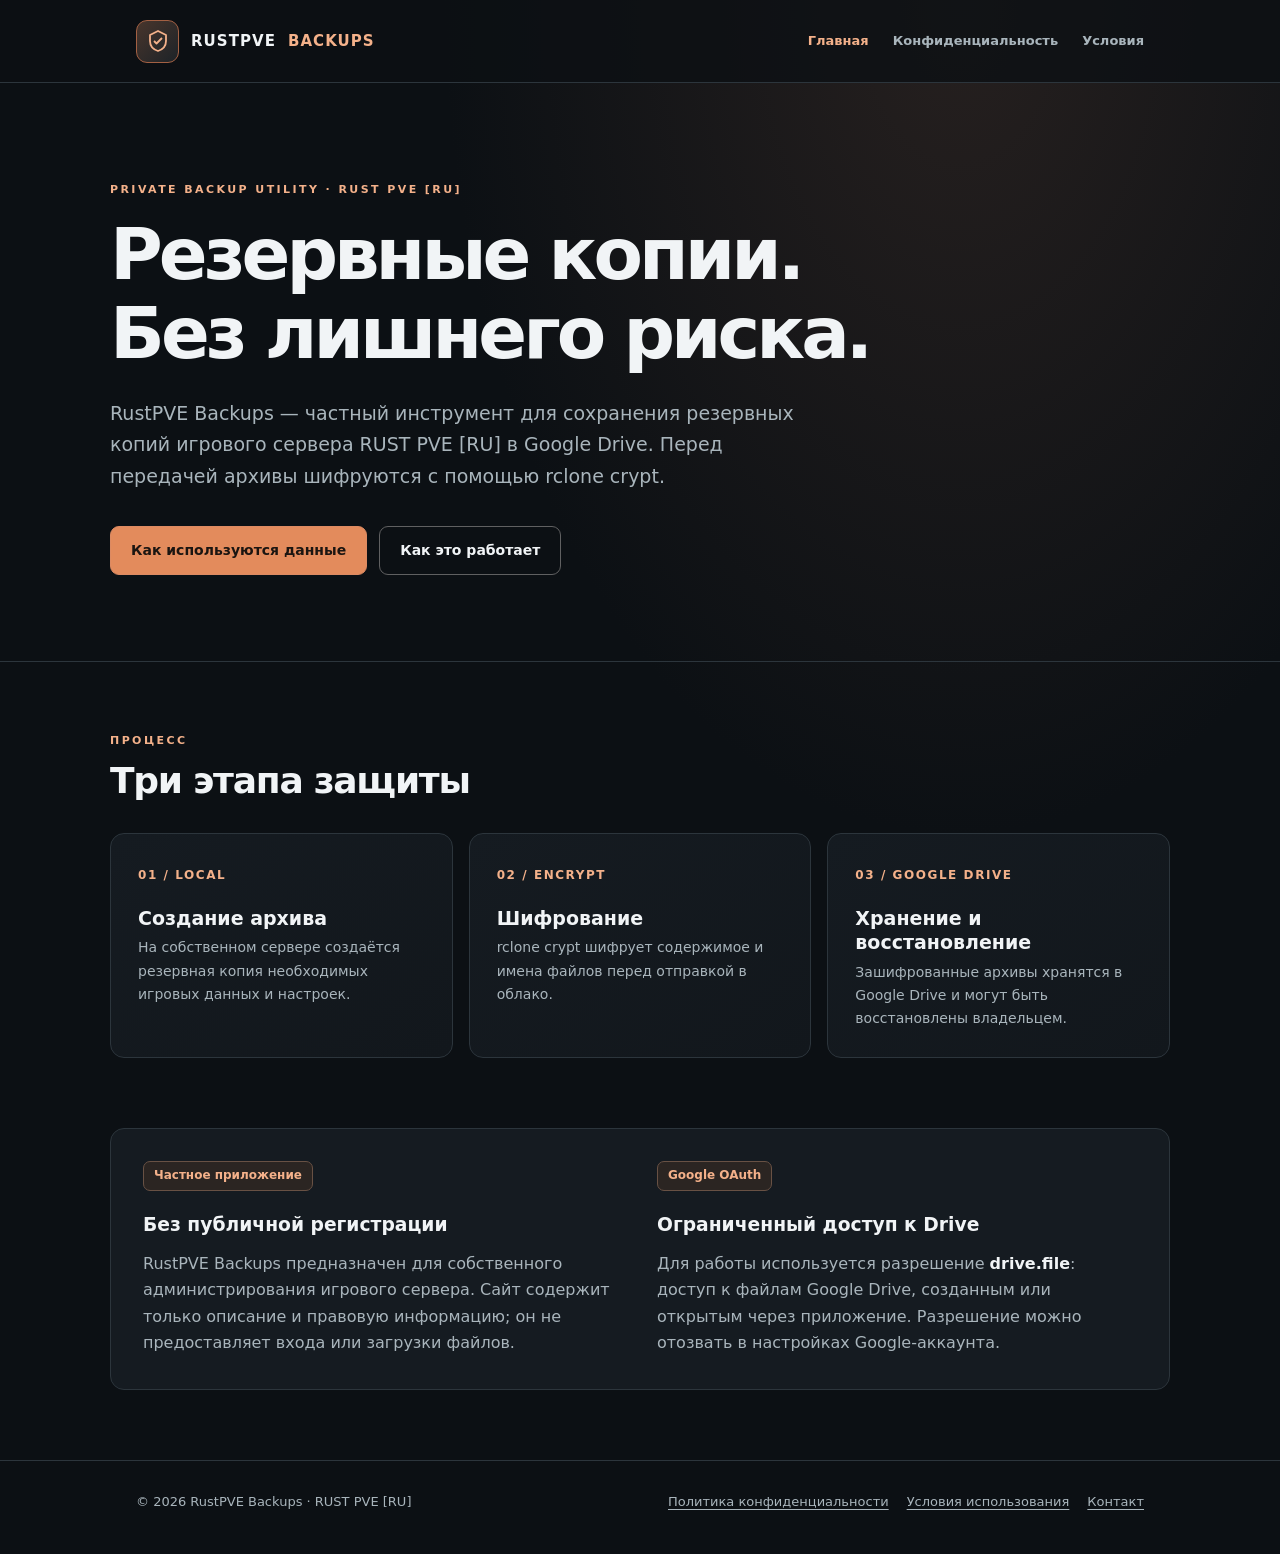
<file: index.html>
<!doctype html>
<html lang="ru">
<head>
  <meta charset="utf-8">
  <meta name="viewport" content="width=device-width,initial-scale=1">
  <meta name="description" content="RustPVE Backups — частный инструмент зашифрованного резервного копирования сервера RUST PVE [RU] на Google Диск.">
  <meta name="theme-color" content="#0c1014">
  <title>RustPVE Backups — Защищённые резервные копии</title>
  <link rel="stylesheet" href="style.css">
</head>
<body>
<header class="topbar"><div class="shell">
  <a class="brand" href="./" aria-label="RustPVE Backups — главная">
    <span class="brand-mark" aria-hidden="true"><svg viewBox="0 0 24 24" fill="none" stroke="currentColor" stroke-width="1.8" stroke-linejoin="round"><path d="m12 2 8 4v6c0 5.5-3.5 8.5-8 10-4.5-1.5-8-4.5-8-10V6l8-4Z"/><path d="m8 12 2.5 2.5L16 9"/></svg></span>
    RUSTPVE <span style="color:var(--accent2)">BACKUPS</span>
  </a>
  <nav class="nav" aria-label="Навигация"><a href="./" aria-current="page">Главная</a><a href="privacy.html">Конфиденциальность</a><a href="terms.html">Условия</a></nav>
</div></header>
<main>
  <section class="hero shell">
    <div class="eyebrow">Private backup utility · RUST PVE [RU]</div>
    <h1>Резервные копии.<br>Без лишнего риска.</h1>
    <p class="intro">RustPVE Backups — частный инструмент для сохранения резервных копий игрового сервера RUST PVE [RU] в Google Drive. Перед передачей архивы шифруются с помощью rclone crypt.</p>
    <div class="hero-actions"><a class="button" href="privacy.html">Как используются данные</a><a class="button secondary" href="#how-it-works">Как это работает</a></div>
  </section>
  <hr class="rule">
  <section class="section shell" id="how-it-works">
    <div class="eyebrow">Процесс</div>
    <h2>Три этапа защиты</h2>
    <div class="tiles">
      <article class="tile"><span class="number">01 / LOCAL</span><h3>Создание архива</h3><p>На собственном сервере создаётся резервная копия необходимых игровых данных и настроек.</p></article>
      <article class="tile"><span class="number">02 / ENCRYPT</span><h3>Шифрование</h3><p>rclone crypt шифрует содержимое и имена файлов перед отправкой в облако.</p></article>
      <article class="tile"><span class="number">03 / GOOGLE DRIVE</span><h3>Хранение и восстановление</h3><p>Зашифрованные архивы хранятся в Google Drive и могут быть восстановлены владельцем.</p></article>
    </div>
  </section>
  <section class="section shell" style="padding-top:0">
    <div class="info">
      <div><span class="pill">Частное приложение</span><h3 style="margin-top:19px">Без публичной регистрации</h3><p>RustPVE Backups предназначен для собственного администрирования игрового сервера. Сайт содержит только описание и правовую информацию; он не предоставляет входа или загрузки файлов.</p></div>
      <div><span class="pill">Google OAuth</span><h3 style="margin-top:19px">Ограниченный доступ к Drive</h3><p>Для работы используется разрешение <strong style="color:var(--text)">drive.file</strong>: доступ к файлам Google Drive, созданным или открытым через приложение. Разрешение можно отозвать в настройках Google-аккаунта.</p></div>
    </div>
  </section>
</main>
<footer class="footer"><div class="shell"><div>© 2026 RustPVE Backups · RUST PVE [RU]</div><div class="footer-links"><a href="privacy.html">Политика конфиденциальности</a><a href="terms.html">Условия использования</a><a href="mailto:igor.nexux@gmail.com">Контакт</a></div></div></footer>
</body></html>
</file>
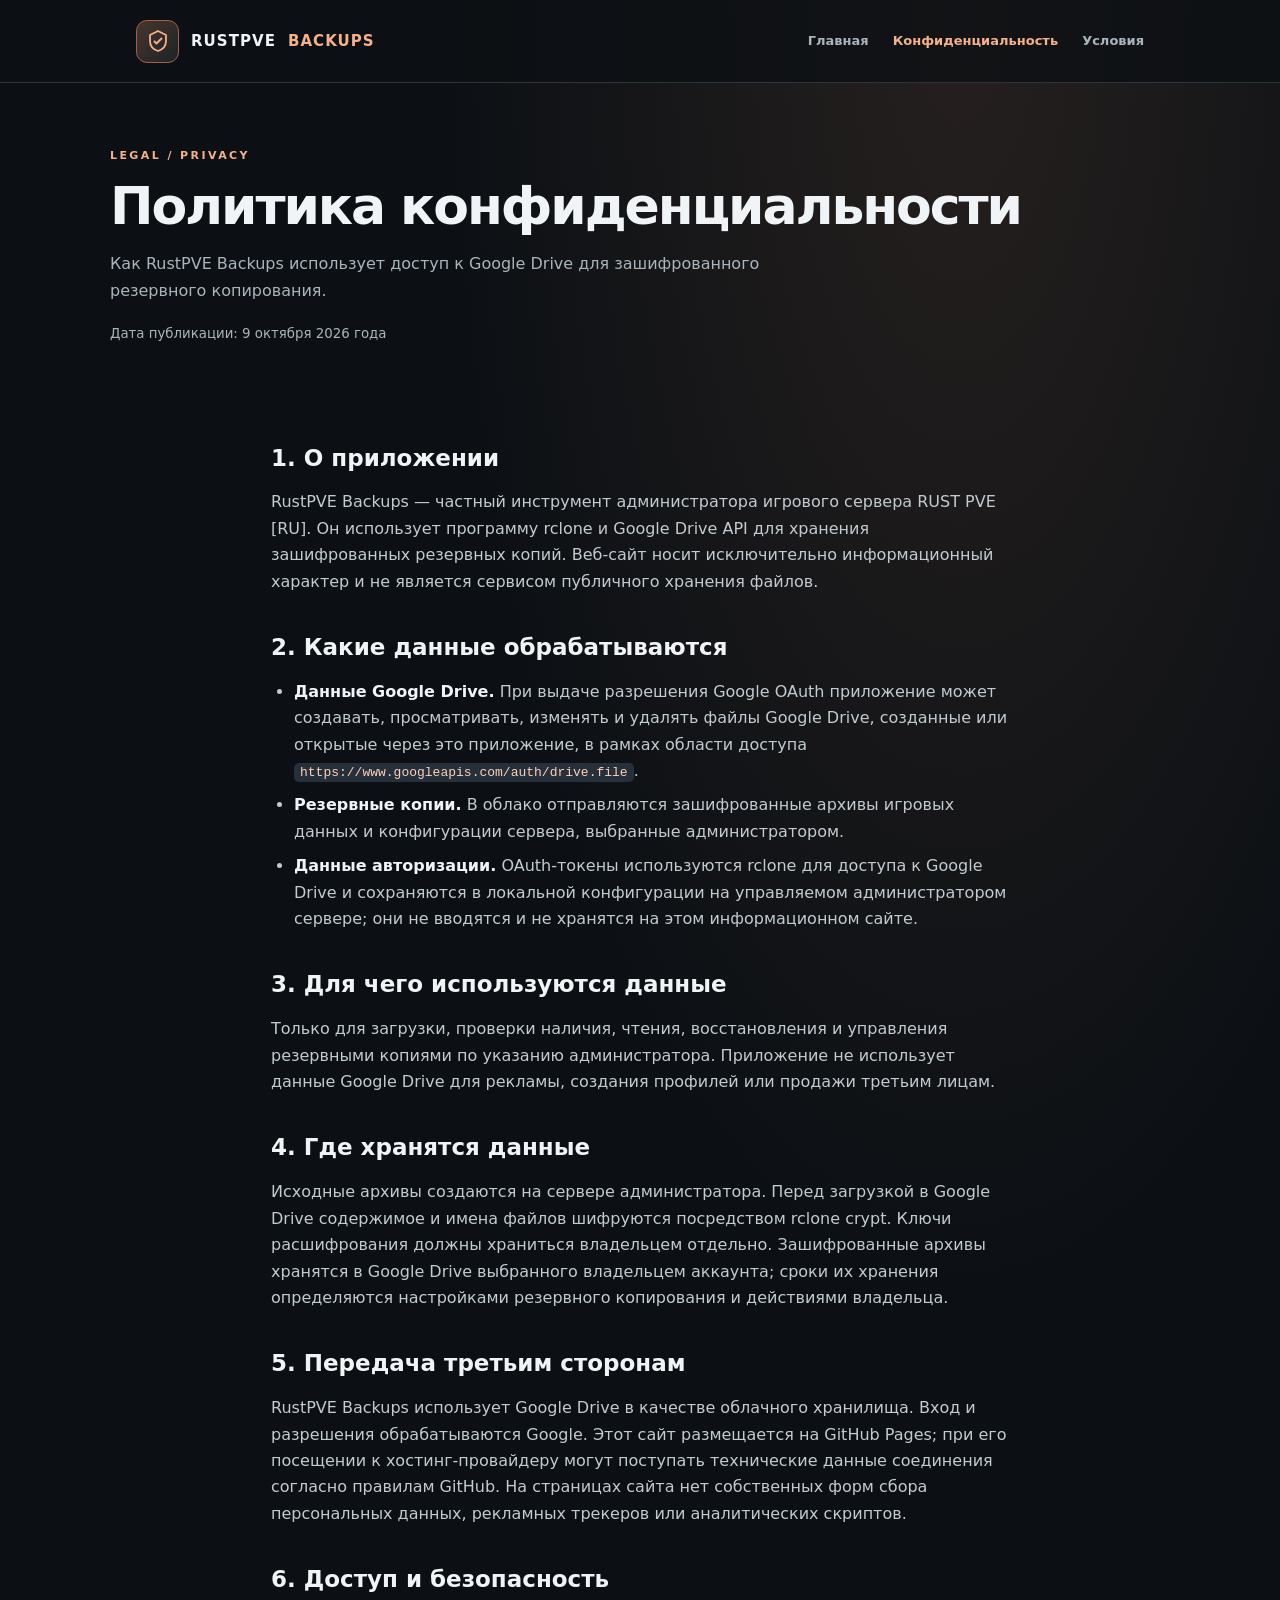
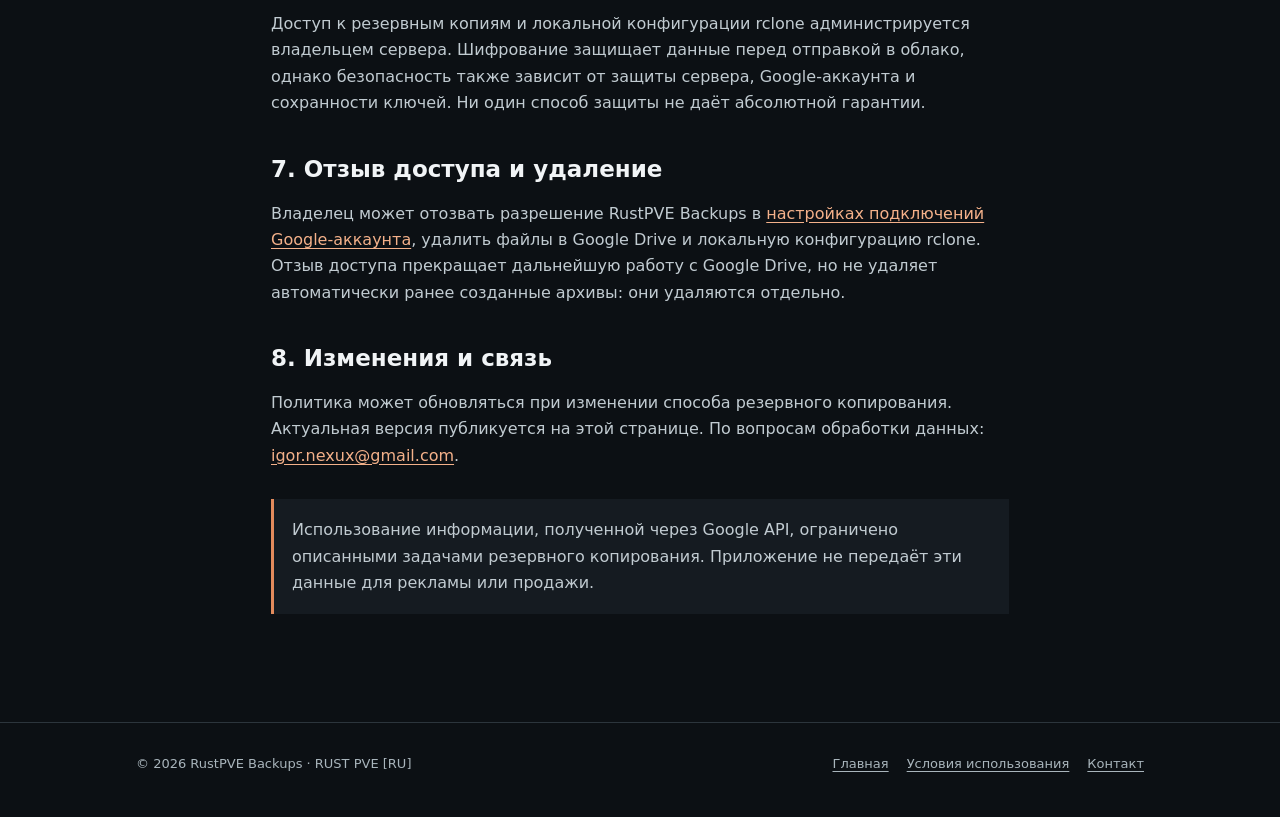
<file: privacy.html>
<!doctype html>
<html lang="ru">
<head><meta charset="utf-8"><meta name="viewport" content="width=device-width,initial-scale=1"><meta name="description" content="Политика конфиденциальности RustPVE Backups"><meta name="theme-color" content="#0c1014"><title>Политика конфиденциальности — RustPVE Backups</title><link rel="stylesheet" href="style.css"></head>
<body>
<header class="topbar"><div class="shell"><a class="brand" href="./"><span class="brand-mark" aria-hidden="true"><svg viewBox="0 0 24 24" fill="none" stroke="currentColor" stroke-width="1.8" stroke-linejoin="round"><path d="m12 2 8 4v6c0 5.5-3.5 8.5-8 10-4.5-1.5-8-4.5-8-10V6l8-4Z"/><path d="m8 12 2.5 2.5L16 9"/></svg></span>RUSTPVE <span style="color:var(--accent2)">BACKUPS</span></a><nav class="nav" aria-label="Навигация"><a href="./">Главная</a><a href="privacy.html" aria-current="page">Конфиденциальность</a><a href="terms.html">Условия</a></nav></div></header>
<main><div class="page-head shell"><div class="eyebrow">Legal / Privacy</div><h1>Политика конфиденциальности</h1><p>Как RustPVE Backups использует доступ к Google Drive для зашифрованного резервного копирования.</p><p><small>Дата публикации: 9 октября 2026 года</small></p></div>
<article class="article shell">
<h2>1. О приложении</h2>
<p>RustPVE Backups — частный инструмент администратора игрового сервера RUST PVE [RU]. Он использует программу rclone и Google Drive API для хранения зашифрованных резервных копий. Веб-сайт носит исключительно информационный характер и не является сервисом публичного хранения файлов.</p>
<h2>2. Какие данные обрабатываются</h2>
<ul><li><strong>Данные Google Drive.</strong> При выдаче разрешения Google OAuth приложение может создавать, просматривать, изменять и удалять файлы Google Drive, созданные или открытые через это приложение, в рамках области доступа <code>https://www.googleapis.com/auth/drive.file</code>.</li><li><strong>Резервные копии.</strong> В облако отправляются зашифрованные архивы игровых данных и конфигурации сервера, выбранные администратором.</li><li><strong>Данные авторизации.</strong> OAuth-токены используются rclone для доступа к Google Drive и сохраняются в локальной конфигурации на управляемом администратором сервере; они не вводятся и не хранятся на этом информационном сайте.</li></ul>
<h2>3. Для чего используются данные</h2><p>Только для загрузки, проверки наличия, чтения, восстановления и управления резервными копиями по указанию администратора. Приложение не использует данные Google Drive для рекламы, создания профилей или продажи третьим лицам.</p>
<h2>4. Где хранятся данные</h2><p>Исходные архивы создаются на сервере администратора. Перед загрузкой в Google Drive содержимое и имена файлов шифруются посредством rclone crypt. Ключи расшифрования должны храниться владельцем отдельно. Зашифрованные архивы хранятся в Google Drive выбранного владельцем аккаунта; сроки их хранения определяются настройками резервного копирования и действиями владельца.</p>
<h2>5. Передача третьим сторонам</h2><p>RustPVE Backups использует Google Drive в качестве облачного хранилища. Вход и разрешения обрабатываются Google. Этот сайт размещается на GitHub Pages; при его посещении к хостинг-провайдеру могут поступать технические данные соединения согласно правилам GitHub. На страницах сайта нет собственных форм сбора персональных данных, рекламных трекеров или аналитических скриптов.</p>
<h2>6. Доступ и безопасность</h2><p>Доступ к резервным копиям и локальной конфигурации rclone администрируется владельцем сервера. Шифрование защищает данные перед отправкой в облако, однако безопасность также зависит от защиты сервера, Google-аккаунта и сохранности ключей. Ни один способ защиты не даёт абсолютной гарантии.</p>
<h2>7. Отзыв доступа и удаление</h2><p>Владелец может отозвать разрешение RustPVE Backups в <a href="https://myaccount.google.com/connections">настройках подключений Google-аккаунта</a>, удалить файлы в Google Drive и локальную конфигурацию rclone. Отзыв доступа прекращает дальнейшую работу с Google Drive, но не удаляет автоматически ранее созданные архивы: они удаляются отдельно.</p>
<h2>8. Изменения и связь</h2><p>Политика может обновляться при изменении способа резервного копирования. Актуальная версия публикуется на этой странице. По вопросам обработки данных: <a href="mailto:igor.nexux@gmail.com">igor.nexux@gmail.com</a>.</p>
<p class="note">Использование информации, полученной через Google API, ограничено описанными задачами резервного копирования. Приложение не передаёт эти данные для рекламы или продажи.</p>
</article></main>
<footer class="footer"><div class="shell"><div>© 2026 RustPVE Backups · RUST PVE [RU]</div><div class="footer-links"><a href="./">Главная</a><a href="terms.html">Условия использования</a><a href="mailto:igor.nexux@gmail.com">Контакт</a></div></div></footer>
</body></html>
</file>
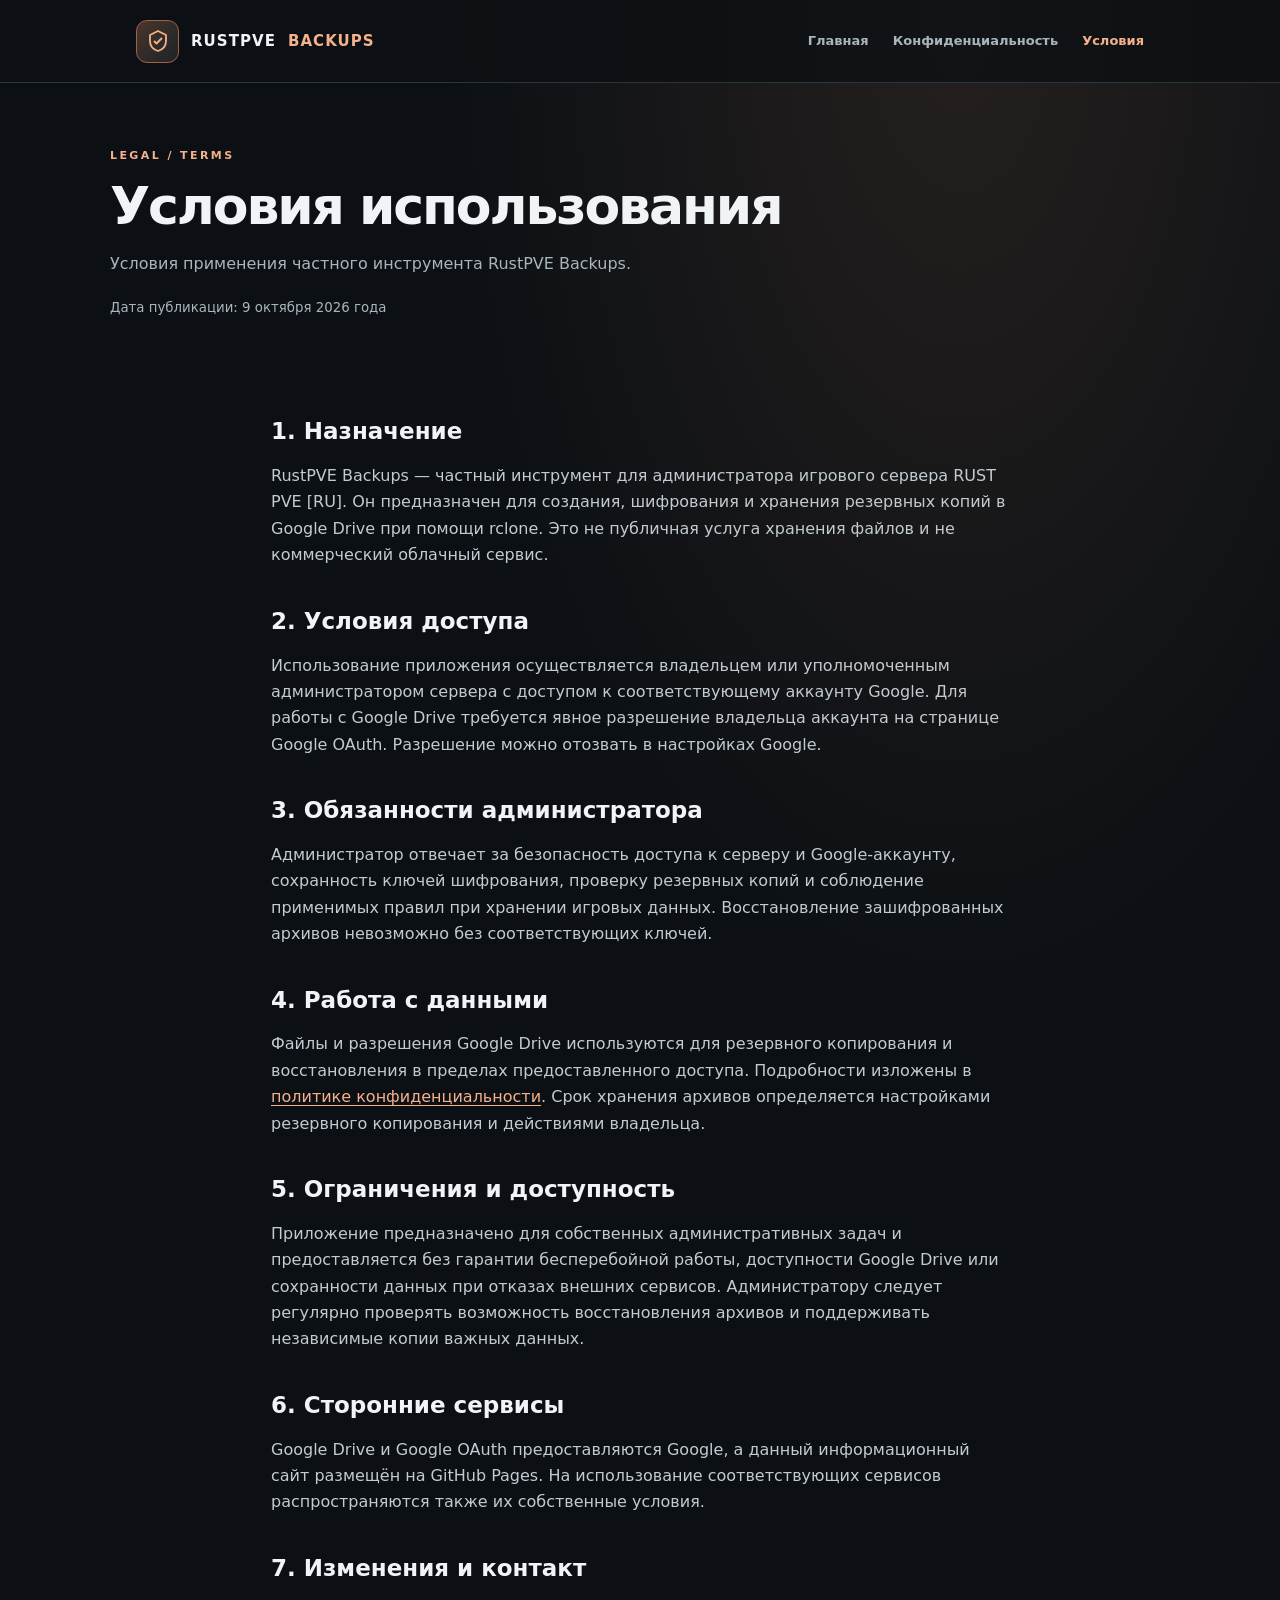
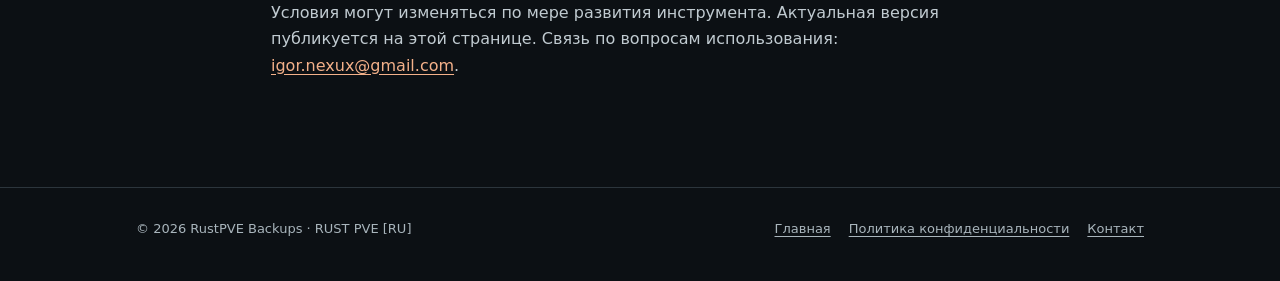
<file: terms.html>
<!doctype html>
<html lang="ru">
<head><meta charset="utf-8"><meta name="viewport" content="width=device-width,initial-scale=1"><meta name="description" content="Условия использования RustPVE Backups"><meta name="theme-color" content="#0c1014"><title>Условия использования — RustPVE Backups</title><link rel="stylesheet" href="style.css"></head>
<body>
<header class="topbar"><div class="shell"><a class="brand" href="./"><span class="brand-mark" aria-hidden="true"><svg viewBox="0 0 24 24" fill="none" stroke="currentColor" stroke-width="1.8" stroke-linejoin="round"><path d="m12 2 8 4v6c0 5.5-3.5 8.5-8 10-4.5-1.5-8-4.5-8-10V6l8-4Z"/><path d="m8 12 2.5 2.5L16 9"/></svg></span>RUSTPVE <span style="color:var(--accent2)">BACKUPS</span></a><nav class="nav" aria-label="Навигация"><a href="./">Главная</a><a href="privacy.html">Конфиденциальность</a><a href="terms.html" aria-current="page">Условия</a></nav></div></header>
<main><div class="page-head shell"><div class="eyebrow">Legal / Terms</div><h1>Условия использования</h1><p>Условия применения частного инструмента RustPVE Backups.</p><p><small>Дата публикации: 9 октября 2026 года</small></p></div>
<article class="article shell">
<h2>1. Назначение</h2><p>RustPVE Backups — частный инструмент для администратора игрового сервера RUST PVE [RU]. Он предназначен для создания, шифрования и хранения резервных копий в Google Drive при помощи rclone. Это не публичная услуга хранения файлов и не коммерческий облачный сервис.</p>
<h2>2. Условия доступа</h2><p>Использование приложения осуществляется владельцем или уполномоченным администратором сервера с доступом к соответствующему аккаунту Google. Для работы с Google Drive требуется явное разрешение владельца аккаунта на странице Google OAuth. Разрешение можно отозвать в настройках Google.</p>
<h2>3. Обязанности администратора</h2><p>Администратор отвечает за безопасность доступа к серверу и Google-аккаунту, сохранность ключей шифрования, проверку резервных копий и соблюдение применимых правил при хранении игровых данных. Восстановление зашифрованных архивов невозможно без соответствующих ключей.</p>
<h2>4. Работа с данными</h2><p>Файлы и разрешения Google Drive используются для резервного копирования и восстановления в пределах предоставленного доступа. Подробности изложены в <a href="privacy.html">политике конфиденциальности</a>. Срок хранения архивов определяется настройками резервного копирования и действиями владельца.</p>
<h2>5. Ограничения и доступность</h2><p>Приложение предназначено для собственных административных задач и предоставляется без гарантии бесперебойной работы, доступности Google Drive или сохранности данных при отказах внешних сервисов. Администратору следует регулярно проверять возможность восстановления архивов и поддерживать независимые копии важных данных.</p>
<h2>6. Сторонние сервисы</h2><p>Google Drive и Google OAuth предоставляются Google, а данный информационный сайт размещён на GitHub Pages. На использование соответствующих сервисов распространяются также их собственные условия.</p>
<h2>7. Изменения и контакт</h2><p>Условия могут изменяться по мере развития инструмента. Актуальная версия публикуется на этой странице. Связь по вопросам использования: <a href="mailto:igor.nexux@gmail.com">igor.nexux@gmail.com</a>.</p>
</article></main>
<footer class="footer"><div class="shell"><div>© 2026 RustPVE Backups · RUST PVE [RU]</div><div class="footer-links"><a href="./">Главная</a><a href="privacy.html">Политика конфиденциальности</a><a href="mailto:igor.nexux@gmail.com">Контакт</a></div></div></footer>
</body></html>
</file>
<file: style.css>
:root{color-scheme:dark;--bg:#0c1014;--surface:#151b21;--surface2:#1b232b;--text:#f1f4f6;--muted:#a9b5bc;--line:#2c353c;--accent:#e38b5c;--accent2:#f4b18a;--max:1060px}
*{box-sizing:border-box}html{scroll-behavior:smooth}body{margin:0;background:radial-gradient(ellipse at 75% 0%,#26201f 0%,transparent 38%),var(--bg);color:var(--text);font-family:system-ui,-apple-system,"Segoe UI",Roboto,Arial,sans-serif;line-height:1.65}a{color:var(--accent2);text-underline-offset:3px}a:hover{color:#ffd1ad}a:focus-visible{outline:2px solid var(--accent2);outline-offset:4px;border-radius:3px}.shell{max-width:var(--max);margin:auto;padding:0 26px}.topbar{border-bottom:1px solid var(--line);background:#0c1014c9}.topbar .shell{display:flex;align-items:center;justify-content:space-between;min-height:82px;gap:16px}.brand{display:flex;align-items:center;gap:12px;text-decoration:none;color:var(--text);font-weight:800;letter-spacing:.07em;font-size:15px}.brand-mark{display:grid;place-items:center;width:43px;height:43px;border:1px solid #a36043;border-radius:11px;background:linear-gradient(135deg,#48352c,#1d2328);color:var(--accent2)}.brand-mark svg{width:24px;height:24px}.nav{display:flex;gap:24px;flex-wrap:wrap}.nav a{text-decoration:none;color:var(--muted);font-weight:600;font-size:13px}.nav a[aria-current="page"],.nav a:hover{color:var(--accent2)}
.hero{padding:98px 0 86px}.eyebrow{font-size:11px;letter-spacing:.22em;text-transform:uppercase;color:var(--accent2);font-weight:800}.hero h1{font-size:clamp(38px,6.3vw,72px);line-height:1.09;letter-spacing:-.055em;max-width:850px;margin:16px 0 26px}.hero .intro{font-size:19px;max-width:690px;color:var(--muted)}.hero-actions{display:flex;flex-wrap:wrap;gap:12px;margin-top:34px}.button{display:inline-block;text-decoration:none;border:1px solid #dc8a62;background:var(--accent);color:#1b1511;padding:12px 20px;border-radius:9px;font-weight:800;font-size:14px}.button:hover{color:#18120e;background:#f3a778}.button.secondary{background:transparent;border-color:#606061;color:var(--text)}.button.secondary:hover{background:var(--surface2);color:var(--text)}.rule{border:0;border-top:1px solid var(--line);margin:0}
.section{padding:70px 0}.section h2{font-size:clamp(25px,4vw,36px);letter-spacing:-.035em;line-height:1.25;margin:8px 0 22px}.muted{color:var(--muted)}.tiles{display:grid;grid-template-columns:repeat(3,minmax(0,1fr));gap:16px;margin-top:30px}.tile{border:1px solid var(--line);border-radius:14px;background:linear-gradient(145deg,var(--surface),#12171c);padding:27px}.tile .number{color:var(--accent2);font-size:12px;font-weight:900;letter-spacing:.13em}.tile h3{margin:18px 0 6px;line-height:1.3;font-size:19px}.tile p{font-size:14px;color:var(--muted);margin:0}.info{display:grid;grid-template-columns:1fr 1fr;gap:34px;padding:32px;border:1px solid var(--line);border-radius:14px;background:var(--surface)}.info h3{margin:0 0 10px}.info p{margin:0;color:var(--muted)}.pill{display:inline-block;color:var(--accent2);border:1px solid #685144;border-radius:7px;padding:4px 10px;font-size:12px;font-weight:700;background:#2b2522}
.page-head{padding:64px 0 28px}.page-head h1{font-size:clamp(33px,5vw,52px);line-height:1.12;letter-spacing:-.04em;margin:12px 0}.page-head p{color:var(--muted);max-width:720px}.article{max-width:790px;padding-top:15px;padding-bottom:92px}.article h2{font-size:23px;margin:38px 0 12px;line-height:1.3}.article h3{font-size:17px;margin:20px 0 8px}.article p,.article li{color:#c1cbd1}.article ul{padding-left:23px}.article li{margin:8px 0}.article strong{color:var(--text)}.article code{background:#25303a;padding:2px 6px;border-radius:5px;color:#ffd0b8}.article .note{margin-top:30px;padding:18px;border-left:3px solid var(--accent);background:var(--surface)}
.footer{border-top:1px solid var(--line);padding:30px 0 42px;color:var(--muted);font-size:13px}.footer .shell{display:flex;justify-content:space-between;gap:20px;flex-wrap:wrap}.footer-links{display:flex;flex-wrap:wrap;gap:18px}.footer a{color:var(--muted)}.footer a:hover{color:var(--accent2)}
@media(max-width:720px){.topbar .shell{padding-top:14px;padding-bottom:14px;align-items:flex-start;flex-direction:column}.nav{gap:16px}.hero{padding:60px 0 54px}.hero .intro{font-size:17px}.tiles,.info{grid-template-columns:1fr}.section{padding:46px 0}.page-head{padding-top:43px}.shell{padding-left:20px;padding-right:20px}}
</file>
